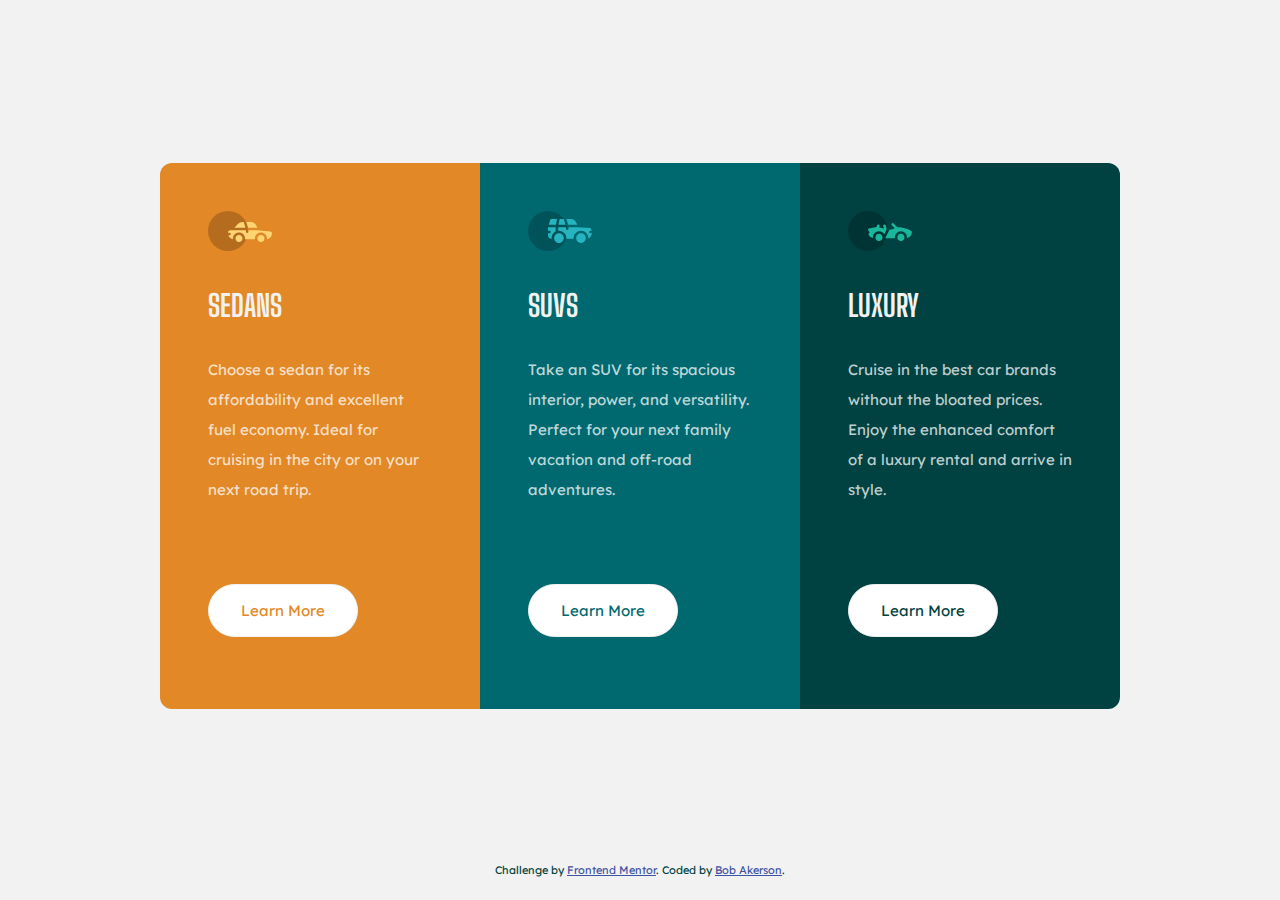
<file: 3-column-preview-card-component-main/index.html>
<!DOCTYPE html>
<html lang="en">

<head>
  <meta charset="UTF-8">
  <meta name="viewport" content="width=device-width, initial-scale=1.0"> <!-- displays site properly based on user's device -->
  <link rel="stylesheet" href="styles.css">
  <link rel="icon" type="image/png" sizes="32x32" href="./images/favicon-32x32.png">
  <link href="https://fonts.googleapis.com/css2?family=Big+Shoulders+Display:wght@700&family=Lexend+Deca&display=swap" rel="stylesheet">
  <title>Frontend Mentor | 3-column preview card component</title>

</head>

<body>

  <!-- Outside container is the flex box -->
  <div class="outsideContainer">
    <!-- categoryContainer class used for sizing/padding each section -->
    <!-- (cartype)Container used for border padding and background color -->
    <div class="categoryContainer sedansContainer">
      <!-- No alt text because images are fluff -->
      <img src="images/icon-sedans.svg" alt="" />
      <h1>Sedans</h1>
      <p>Choose a sedan for its affordability and excellent fuel economy. Ideal for cruising in the city
        or on your next road trip.</p>

      <!-- Buttons use anchor element as if leading to another piece of page. Could use button element if executing some JS or otherwise? -->
      <a href="#" class="myButton sedans">Learn More</a>
    </div>

    <div class="categoryContainer suvContainer">
      <img src="images/icon-suvs.svg" alt="" />
      <h1>SUVs</h1>
      <p>Take an SUV for its spacious interior, power, and versatility. Perfect for your next family vacation
        and off-road adventures.</p>
      <a href="#" class="myButton suvs">Learn More</a>
    </div>

    <div class="categoryContainer luxuryContainer">
      <img src="images/icon-luxury.svg" alt="" />
      <h1>Luxury</h1>
      <p>Cruise in the best car brands without the bloated prices. Enjoy the enhanced comfort of a luxury
        rental and arrive in style.</p>
      <a href="#" class="myButton luxury">Learn More</a>
    </div>
    
  </div>

</body>
<footer>
  <div class="attribution">
    Challenge by <a href="https://www.frontendmentor.io?ref=challenge" target="_blank">Frontend Mentor</a>.
    Coded by <a href="#">Bob Akerson</a>.
  </div>
</footer>

</html>
</file>
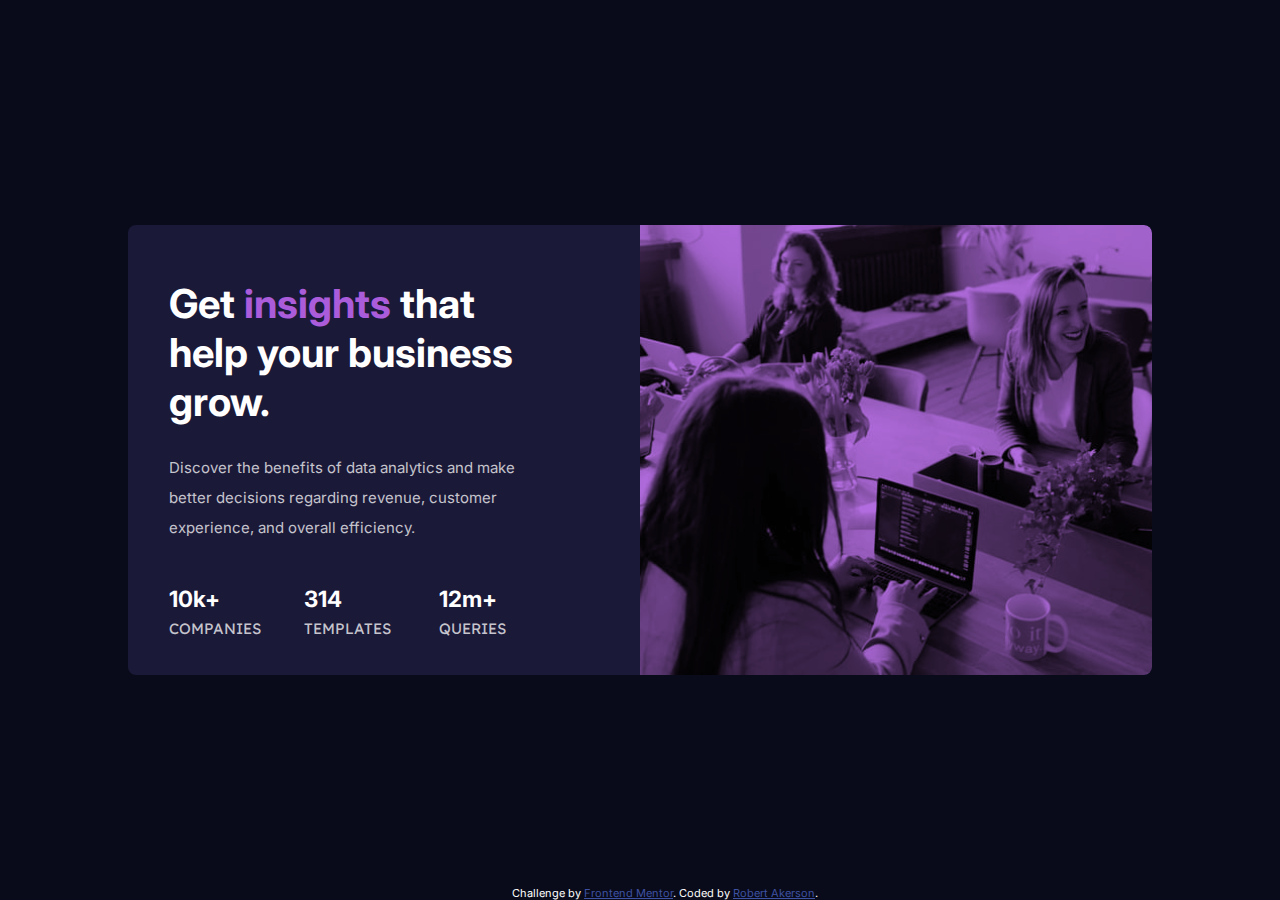
<file: stats-preview-card-component-main/index.html>
<!DOCTYPE html>
<html lang="en">

<head>
  <meta charset="UTF-8">
  <meta name="viewport" content="width=device-width, initial-scale=1.0"> <!-- displays site properly based on user's device -->
  <link rel="stylesheet" media="screen and (max-width: 376px)" href="css/smallscreen.css">
  <link rel="stylesheet" media="screen and (min-width: 375px)" href="css/styles.css">
  <link rel="icon" type="image/png" sizes="32x32" href="./images/favicon-32x32.png">
  <link href="https://fonts.googleapis.com/css2?family=Inter:wght@400;700&family=Lexend+Deca&display=swap" rel="stylesheet">


</head>

<body>

  <div class="outside-container">
    <div class="left-container">
      <div class="text-box">
        <h1 class="large-statement">Get <span class="accent">insights</span> that help your business grow.</h1>

        <p class="addtl-info">Discover the benefits of data analytics and make better decisions regarding revenue, customer
          experience, and overall efficiency.</p>
      </div>
      <div class="stats-container">
        <div class="left-stats">
          <h2 class="stats-number">10k+</h2>
          <p class="stats-word">COMPANIES</p>
        </div>
        <div class="mid-stats">
          <h2 class="stats-number">314</h2>
          <p class="stats-word">TEMPLATES</p>
        </div>
        <div class="right-stats">
          <h2 class="stats-number">12m+</h2>
          <p class="stats-word">QUERIES</p>
        </div>
      </div>

    </div>
    <div class="right-container">
    </div>

  </div>

  <div class="attribution-box">
    <div class="attribution">
      Challenge by <a href="https://www.frontendmentor.io?ref=challenge" target="_blank">Frontend Mentor</a>.
      Coded by <a href="#">Robert Akerson</a>.
    </div>
  </div>
</body>

</html>
</file>
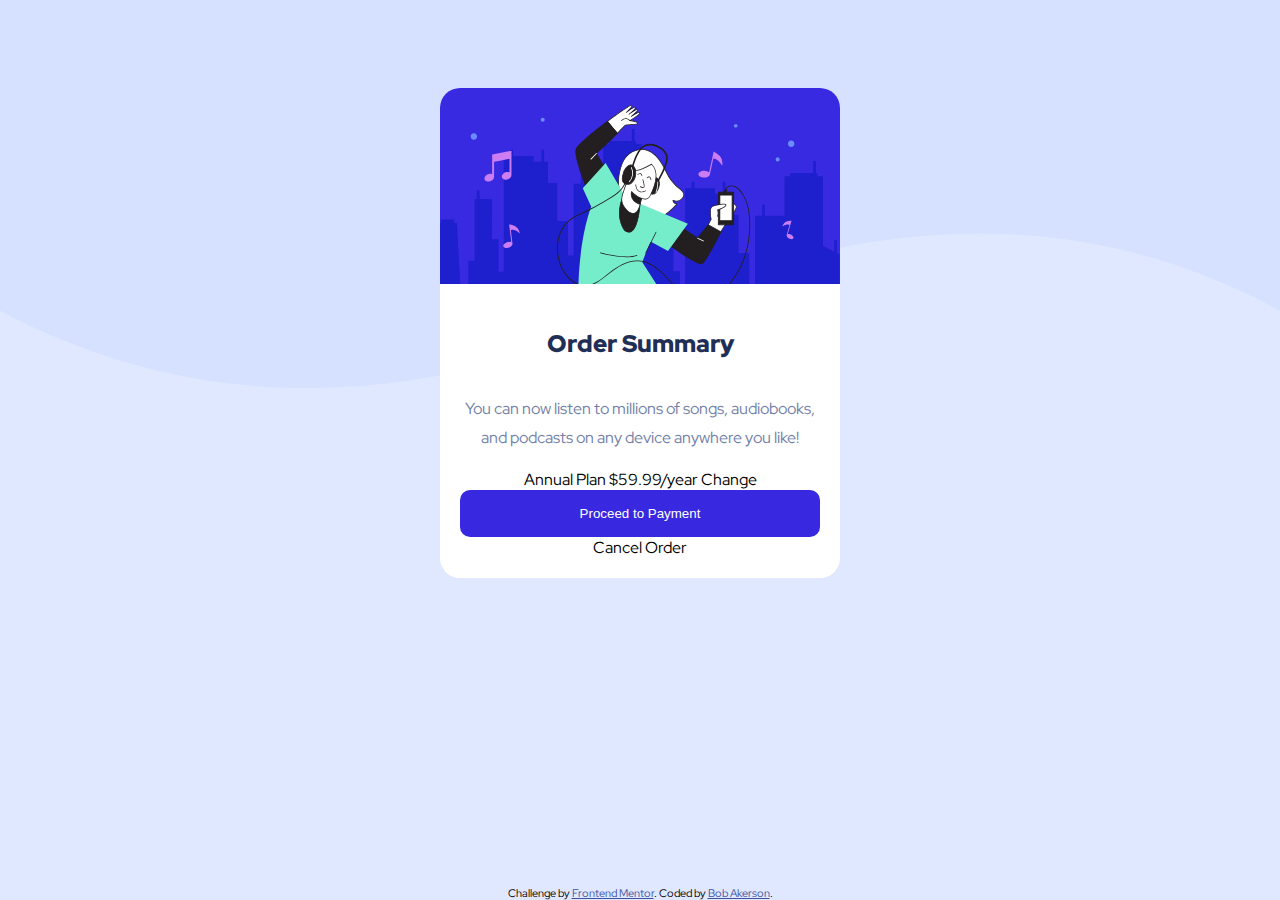
<file: order-summary-component-main/order-summary-component-main/index.html>
<!DOCTYPE html>
<html lang="en">
<head>
  <meta charset="UTF-8">
  <meta name="viewport" content="width=device-width, initial-scale=1.0"> <!-- displays site properly based on user's device -->
<link rel="preconnect" href="https://fonts.googleapis.com">
<link rel="preconnect" href="https://fonts.gstatic.com" crossorigin>
<link href="https://fonts.googleapis.com/css2?family=Red+Hat+Display:wght@500;700;900&display=swap" rel="stylesheet">
  <link rel="icon" type="image/png" sizes="32x32" href="./images/favicon-32x32.png">
  
  <title>Frontend Mentor | Order summary card</title>

  <!-- Feel free to remove these styles or customise in your own stylesheet 👍 -->
  <style>
    .attribution { font-size: 11px; text-align: center; position: absolute; bottom: 0;}
    .attribution a { color: hsl(228, 45%, 44%); }

:root{
--very-pale-blue: hsl(225, 100%, 98%);
--desaturated-blue: hsl(224, 23%, 55%);
--dark-blue: hsl(223, 47%, 23%);
--pale-blue: hsl(225, 100%, 94%);
--bright-blue: hsl(245, 75%, 52%);
--font-reg:500;
--font-bold:700;
--font-black:900;
}

body{
	font-family: 'Red Hat Display', sans-serif;
  	background-image: url('./images/pattern-background-desktop.svg');
  	background-color: hsl(225, 100%, 94%);
 	background-position: top;
 	background-repeat: no-repeat;
 	background-size: contain;
	display:flex;
	align-items:center;
	justify-content:center;
}

.container{
	width:30%;
background-color:#fff;
border-radius: 20px;
margin-top: 5rem;
min-width:400px;
}

.music_img{
width: 100%;
border-radius: 20px 20px 0 0;
}

.text_area{
display: flex;
flex-direction:column;
justify-content: space-around;
align-items:center;
padding:20px;
}

p.flex_item{
line-height:1.8;
text-align:center;
color: var(--desaturated-blue);
}

h2.flex_item{
color: var(--dark-blue);
font-weight: var(--font-black);
}

button.flex_item{
width: 100%;
padding: 1rem;
border-radius: 10px;
border: none;
color: #fff;
background-color: var(--bright-blue);
}

button.flex_item:hover{
cursor:pointer;
}

  </style>
</head>
<body>

<article class = "container">
<img class="music_img" src="./images/illustration-hero.svg" alt="drawing of person listening to music on headphones">
<div class="text_area">
  <h2 class="flex_item">Order Summary</h2>

  <p class="flex_item">You can now listen to millions of songs, audiobooks, and podcasts on any 
  device anywhere you like!</p>


  <div class="flex_item">Annual Plan
  $59.99/year
  Change</div>


  <button class="flex_item">Proceed to Payment</button>

  <div class="flex_item">Cancel Order</div>
</div>
</article>

  <div class="attribution">
    Challenge by <a href="https://www.frontendmentor.io?ref=challenge" target="_blank">Frontend Mentor</a>. 
    Coded by <a href="#">Bob Akerson</a>.
  </div>
</body>
</html>
</file>
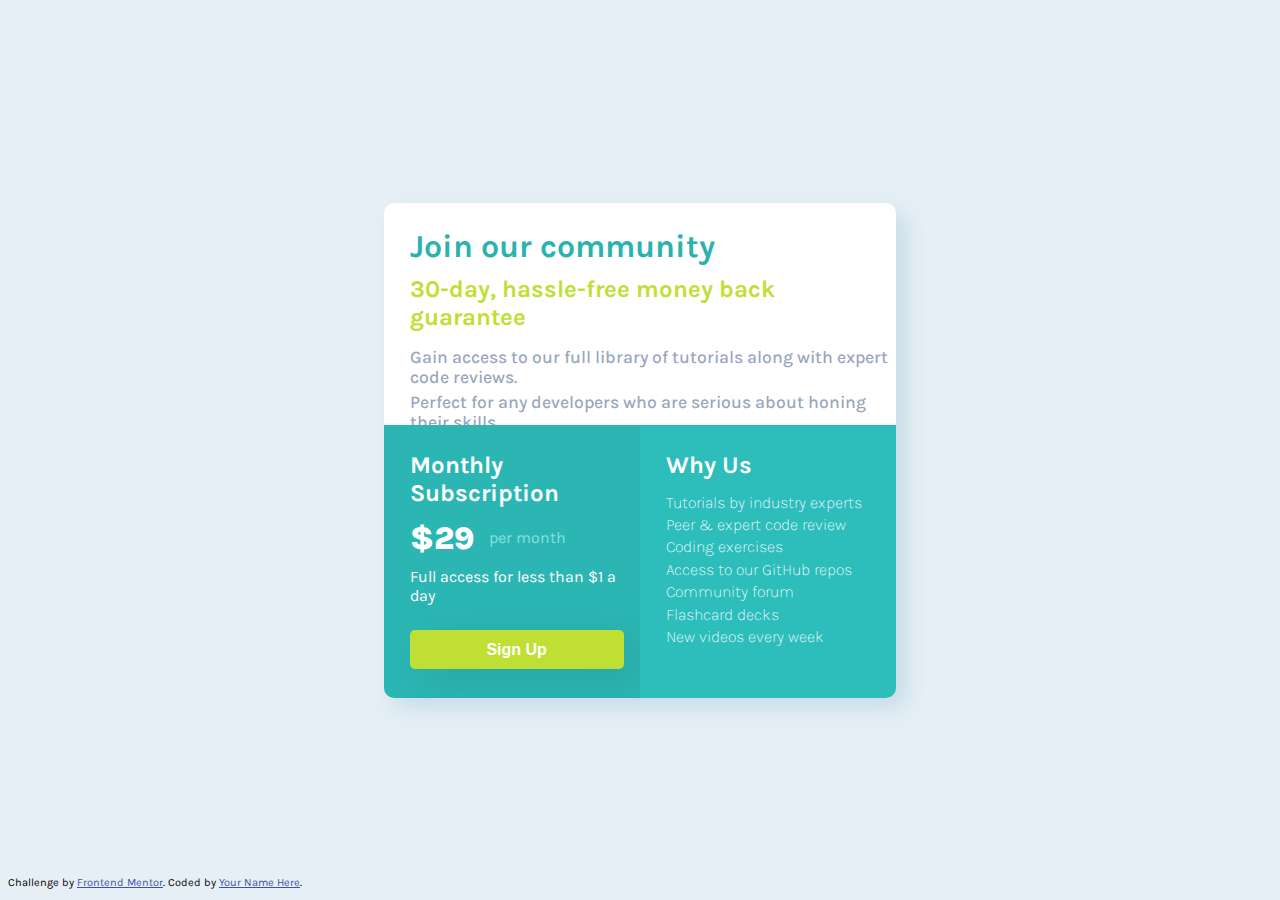
<file: single-price-grid-component-master/single-price-grid-component-master/index.html>
<!DOCTYPE html>
<html lang="en">

<head>
  <meta charset="UTF-8">
  <meta name="viewport" content="width=device-width, initial-scale=1.0"> <!-- displays site properly based on user's device -->

  <link rel="icon" type="image/png" sizes="32x32" href="./images/favicon-32x32.png">
  <link href="https://fonts.googleapis.com/css2?family=Karla:wght@300&display=swap" rel="stylesheet">
  <title>Frontend Mentor | Single Price Grid Component</title>

  <!-- Feel free to remove these styles or customise in your own stylesheet 👍 -->
  <style>
    .attribution {
      font-size: 11px;
      text-align: center;
      bottom: 0;
      position: absolute;
    }

    .attribution a {
      color: hsl(228, 45%, 44%);
    }

    body {
      background-color: hsl(204, 43%, 93%);
      font-family: 'Karla', sans-serif;
    }

    .outside-cont {
      box-shadow: 10px 10px 20px hsl(204, 43%, 85%);
      border-radius: 10px;
      position: absolute;
      top: 22.5%;
      left: 30%;
      height: 55%;
      width: 40%;
      text-align: center;
    }

    .top-half {
      border-radius: 10px 10px 0 0;
      position: absolute;
      top: 0;
      left: 0;
      width: 100%;
      height: 45%;
      background-color: white;

      overflow: hidden;
    }

    .btm-left {
      background-color: hsl(179, 62%, 44%);
      border-radius: 0 0 0 10px;
      position: absolute;
      bottom: 0;
      height: 55%;
      width: 50%;
      left: 0;
      overflow: hidden;
    }

    .btm-right {
      background-color: hsl(179, 62%, 46%);
      border-radius: 0 0 10px 0;
      position: absolute;
      bottom: 0;
      height: 55%;
      width: 50%;
      right: 0;
      overflow: hidden;
    }

    .lg-blue {
      color: hsl(179, 62%, 43%);
      font-weight: 700;
      font-size: 2rem;
      text-align: left;
      margin: 5% 0 0 5%;
    }

    .med-yellow {
      color: hsl(71, 73%, 54%);
      font-weight: 700;
      font-size: 1.5rem;
      text-align: left;
      margin: 2% 0 3% 5%;
    }

    .extra-txt-top {
      color: hsl(218, 22%, 67%);
      font-weight: 500;
      font-size: 1.1rem;
      text-align: left;
      margin: 1% 0 0 5%;
    }

    .btm-headline {
      color: white;
      font-weight: 700;
      font-size: 1.5rem;
      text-align: left;
      margin: 10% 0 5% 10%;
    }

    .btm-xtra-wht {
      color: white;
      font-weight: 100;
      font-size: 1rem;
      text-align: left;
      margin: 0 0 0 10%;
      line-height: 1.4;
    }

    .per-month {
      color: hsl(179, 62%, 70%);
      bottom: 6px;
      left: 5px;
      position: relative;
    }

    .big-dollar {
      color: white;
      font-weight: 1000;
      font-size: 2rem;
    }

    .align-left {
      text-align: left;
      margin: 0 0 0 10%;
    }

    .full-access {
      color: white;
      text-align: left;
      margin: 4% 0 0 10%;

    }

    .myButton {
      box-shadow: 16px 12px 43px 0px hsl(179, 62%, 40%);
      background-color: hsl(71, 73%, 54%);
      display: inline-block;
      border-radius: 5px;
      cursor: pointer;
      color: #ffffff;
      font-family: Arial;
      font-size: 16px;
      font-weight: bold;
      padding: 4% 30%;
      text-decoration: none;
    }

    .myButton:hover {
      background-color: hsl(71, 73%, 44%);
    }

    .myButton:active {
      position: relative;
      top: 1px;
    }

    .button-pos {
      width: 100%;
      text-align: justify;
      position: absolute;
      margin: 10% 0 0 10%;
    }
  </style>
</head>

<body>
  <div class="outside-cont">
    <div class="top-half">
      <div class="lg-blue">Join our community</div>

      <div class="med-yellow">30-day, hassle-free money back guarantee</div>

      <div class="extra-txt-top">Gain access to our full library of tutorials along with expert code reviews. </div>
      <div class="extra-txt-top">Perfect for any developers who are serious about honing their skills.</div>
    </div>
    <div class="btm-left">
      <div class="btm-headline">Monthly Subscription</div>

      <div class="align-left"><span class="big-dollar">&dollar;29 </span><span class="per-month">per month</span></div>

      <div class="full-access">Full access for less than &dollar;1 a day</div>

      <div class="button-pos"><a href="#" class="myButton">Sign Up</a></div>
    </div>
    <div class="btm-right">
      <div class="btm-headline">Why Us</div>

      <div class="btm-xtra-wht">Tutorials by industry experts</div>
      <div class="btm-xtra-wht">Peer &amp; expert code review</div>
      <div class="btm-xtra-wht">Coding exercises</div>
      <div class="btm-xtra-wht">Access to our GitHub repos</div>
      <div class="btm-xtra-wht">Community forum</div>
      <div class="btm-xtra-wht">Flashcard decks</div>
      <div class="btm-xtra-wht">New videos every week</div>
    </div>
  </div>
  <footer>
    <p class="attribution">
      Challenge by <a href="https://www.frontendmentor.io?ref=challenge" target="_blank">Frontend Mentor</a>.
      Coded by <a href="#">Your Name Here</a>.
    </p>
  </footer>
</body>

</html>
</file>
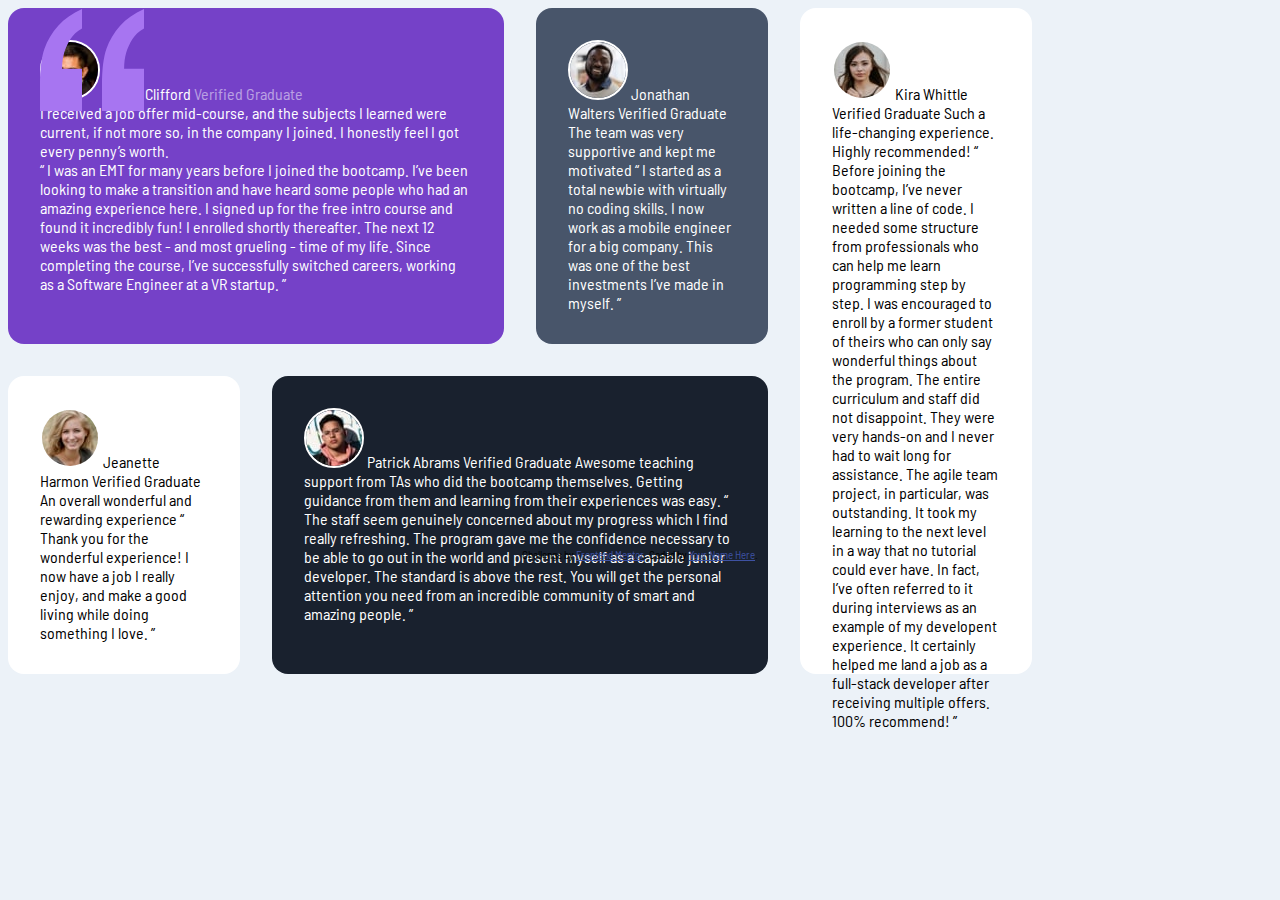
<file: testimonials-grid-section-main/testimonials-grid-section-main/index.html>
<!DOCTYPE html>
<html lang="en">
<head>
  <meta charset="UTF-8">
  <meta name="viewport" content="width=device-width, initial-scale=1.0"> <!-- displays site properly based on user's device -->
<link href="https://fonts.googleapis.com/css2?family=Barlow+Semi+Condensed:wght@500;600&display=swap" rel="stylesheet">
  <link rel="icon" type="image/png" sizes="32x32" href="./images/favicon-32x32.png">

  <title>Frontend Mentor | [Challenge Name Here]</title>

  <!-- Feel free to remove these styles or customise in your own stylesheet 👍 -->
  <style>
    .attribution { font-size: 11px; text-align: center; }
    .attribution a { color: hsl(228, 45%, 44%); }

:root{
--violet-back: hsl(263, 55%, 52%);
--gray-blue: hsl(217, 19%, 35%);
--black-blue: hsl(219, 29%, 14%);
--light-gray: hsl(0, 0%, 81%);
--light-gray-blue: hsl(210, 46%, 95%);
}


body{
font-family: 'Barlow Semi Condensed', sans-serif;
background-color: var(--light-gray-blue);

}

.box{
height:60vh;
width:80vw;
display:grid;
grid-template-rows: 1fr 1fr;
grid-template-columns: repeat(4, 1fr);
grid-gap:2rem;
}

.rounded-edge{
border-radius: 1rem;
padding:2rem;
}

.grid-daniel{
grid-column: 1/3;
background-color: var(--violet-back);
color:white;
}

.grid-jonathan{
background-color: var(--gray-blue);
color:white;
}

.grid-kira{
background-color:white;
grid-column:4;
grid-row: 1 / 3;
}

.grid-patrick{
grid-column: 2 / 4;
background-color: var(--black-blue);
color:white;
}

.grid-jeanette{
background-color:white;
}

.img-headshot{
border-radius:50%;
border: solid 2px white;
}

.img-quote{
position:absolute;
top:1%;
}

.verified-grad{
opacity:0.5;
display:inline-block;
}

.name{
display:inline-block;
}

 </style>
</head>
<body>

<div class = "box">

<div class = "grid-daniel rounded-edge">
<img class= "img-headshot" src="images/image-daniel.jpg"></img>
  <div class="name">Daniel Clifford</div>
  <div class="verified-grad">Verified Graduate</div>

  <div class="">I received a job offer mid-course, and the subjects I learned were current, if not more so,
  in the company I joined. I honestly feel I got every penny’s worth.</div>

  <div class="">“ I was an EMT for many years before I joined the bootcamp. I’ve been looking to make a
  transition and have heard some people who had an amazing experience here. I signed up
  for the free intro course and found it incredibly fun! I enrolled shortly thereafter.
  The next 12 weeks was the best - and most grueling - time of my life. Since completing
  the course, I’ve successfully switched careers, working as a Software Engineer at a VR startup. ”</div>

<img class= "img-quote" src="images/bg-pattern-quotation.svg"></img>
</div>
<div class= "grid-jonathan rounded-edge">
<img class= "img-headshot" src= "images/image-jonathan.jpg"></img>
  Jonathan Walters
  Verified Graduate

  The team was very supportive and kept me motivated

  “ I started as a total newbie with virtually no coding skills. I now work as a mobile engineer
  for a big company. This was one of the best investments I’ve made in myself. ”
</div>

<div class="grid-jeanette rounded-edge">
<img class= "img-headshot" src= "images/image-jeanette.jpg"></img>
  Jeanette Harmon
  Verified Graduate

  An overall wonderful and rewarding experience

  “ Thank you for the wonderful experience! I now have a job I really enjoy, and make a good living
  while doing something I love. ”
</div>
<div class="grid-patrick rounded-edge">

<img class= "img-headshot" src= "images/image-patrick.jpg"></img>
  Patrick Abrams
  Verified Graduate

  Awesome teaching support from TAs who did the bootcamp themselves. Getting guidance from them and
  learning from their experiences was easy.

  “ The staff seem genuinely concerned about my progress which I find really refreshing. The program
  gave me the confidence necessary to be able to go out in the world and present myself as a capable
  junior developer. The standard is above the rest. You will get the personal attention you need from
  an incredible community of smart and amazing people. ”
</div>

<div class="grid-kira rounded-edge">

<img class= "img-headshot" src= "images/image-kira.jpg"></img>
  Kira Whittle
  Verified Graduate

  Such a life-changing experience. Highly recommended!

  “ Before joining the bootcamp, I’ve never written a line of code. I needed some structure from
  professionals who can help me learn programming step by step. I was encouraged to enroll by a former
  student of theirs who can only say wonderful things about the program. The entire curriculum and staff
  did not disappoint. They were very hands-on and I never had to wait long for assistance. The agile team
  project, in particular, was outstanding. It took my learning to the next level in a way that no tutorial
  could ever have. In fact, I’ve often referred to it during interviews as an example of my developent
  experience. It certainly helped me land a job as a full-stack developer after receiving multiple offers.
  100% recommend! ”
</div>

  </div>
  <div class="attribution">
    Challenge by <a href="https://www.frontendmentor.io?ref=challenge" target="_blank">Frontend Mentor</a>.
    Coded by <a href="#">Your Name Here</a>.
  </div>
</body>
</html>
</file>
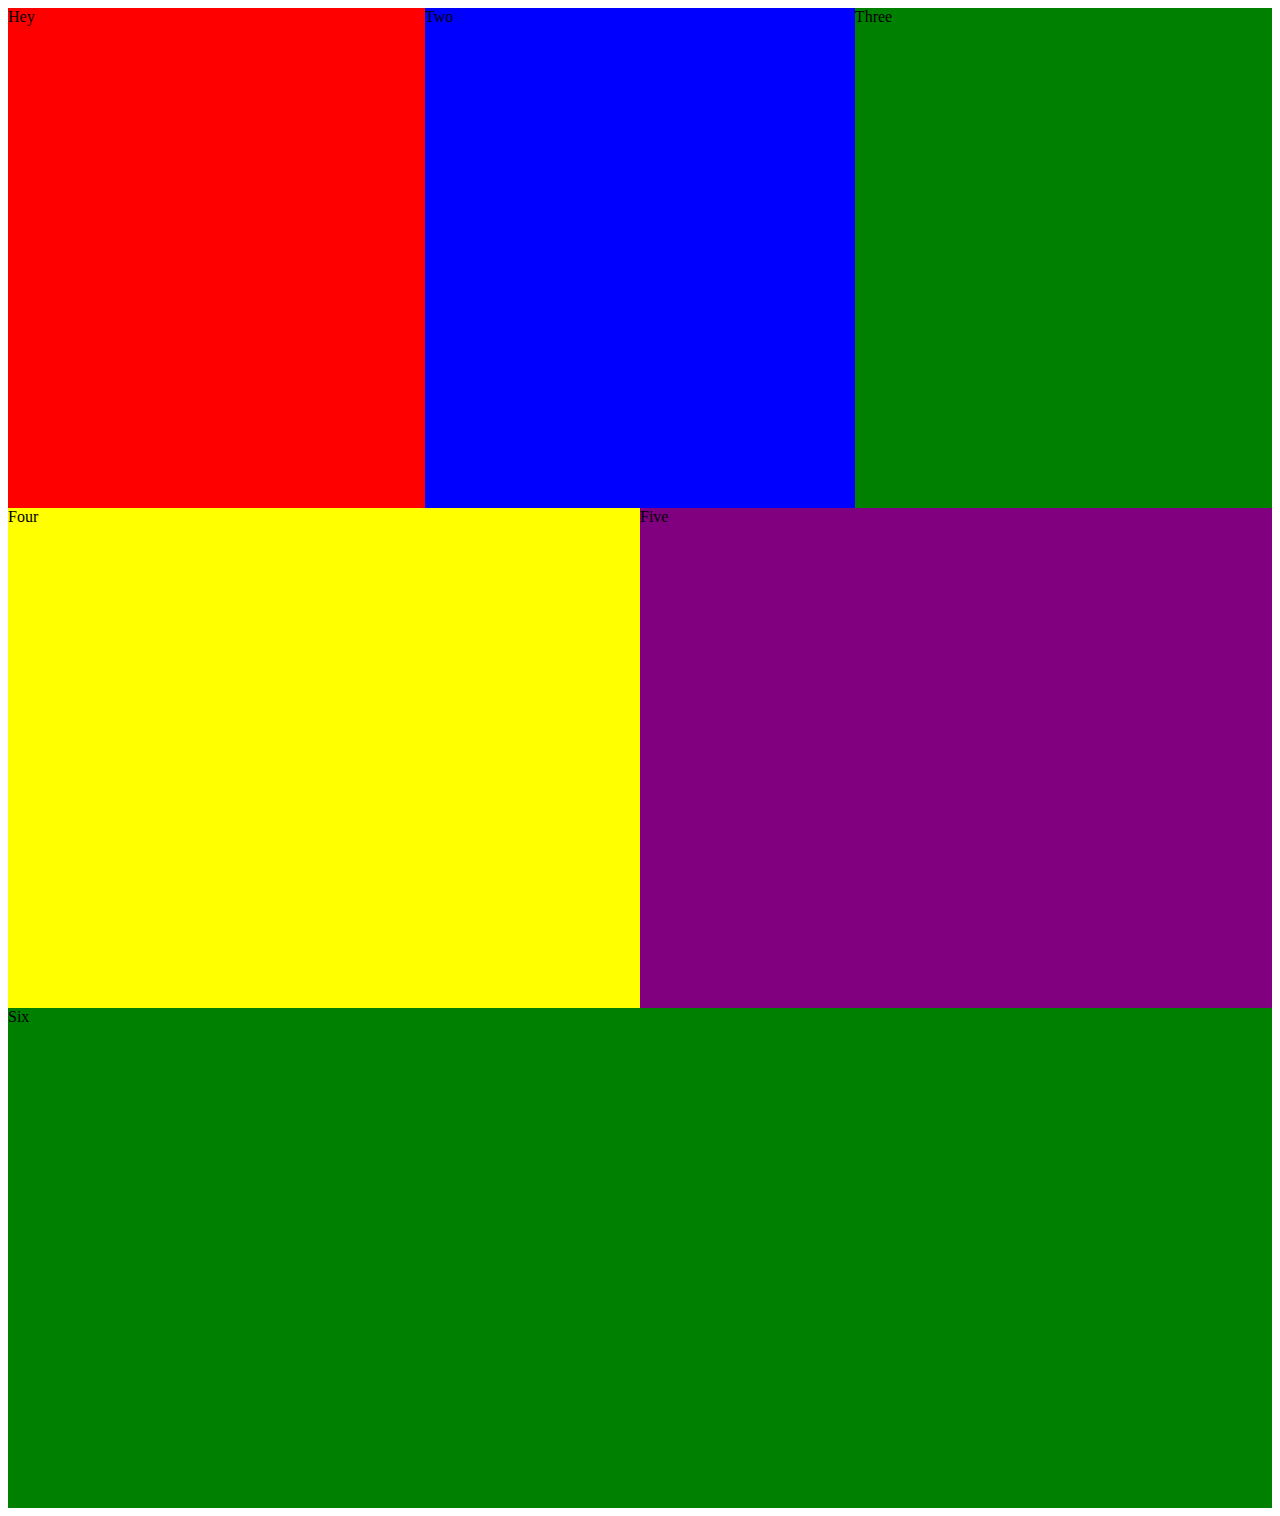
<file: learning-grid/flex.html>
<!DOCTYPE html>
<html lang="en">
<head>
  <meta charset="UTF-8">
  <meta name="viewport" content="width=device-width, initial-scale=1.0">
  <title>Flex BAUX</title>

  <style>
.box{
height:500px;
width:100%;
display:flex;
}
.flex1{
background-color:red;
width:33%;
}
.flex2{
background-color:blue;
width:34%;
}
.flex3{
background-color:green;
width:33%;
}
.flex4{
background-color:yellow;
width:50%;
}
.flex5{
background-color:purple;
width:50%;
}
.flex6{
background-color:green;
width:100%;
}
  </style>
</head>
<body>

<div class= "box">
<div class="flex1">
Hey
</div>
<div class="flex2">
Two
</div>
<div class="flex3">
Three
</div>
</div>
<div class = "box">
<div class="flex4">
Four
</div>
<div class="flex5">
Five
</div>
</div>
<div class ="box">
<div class="flex6">
Six
</div>
</div>


</body>
</html>
</file>
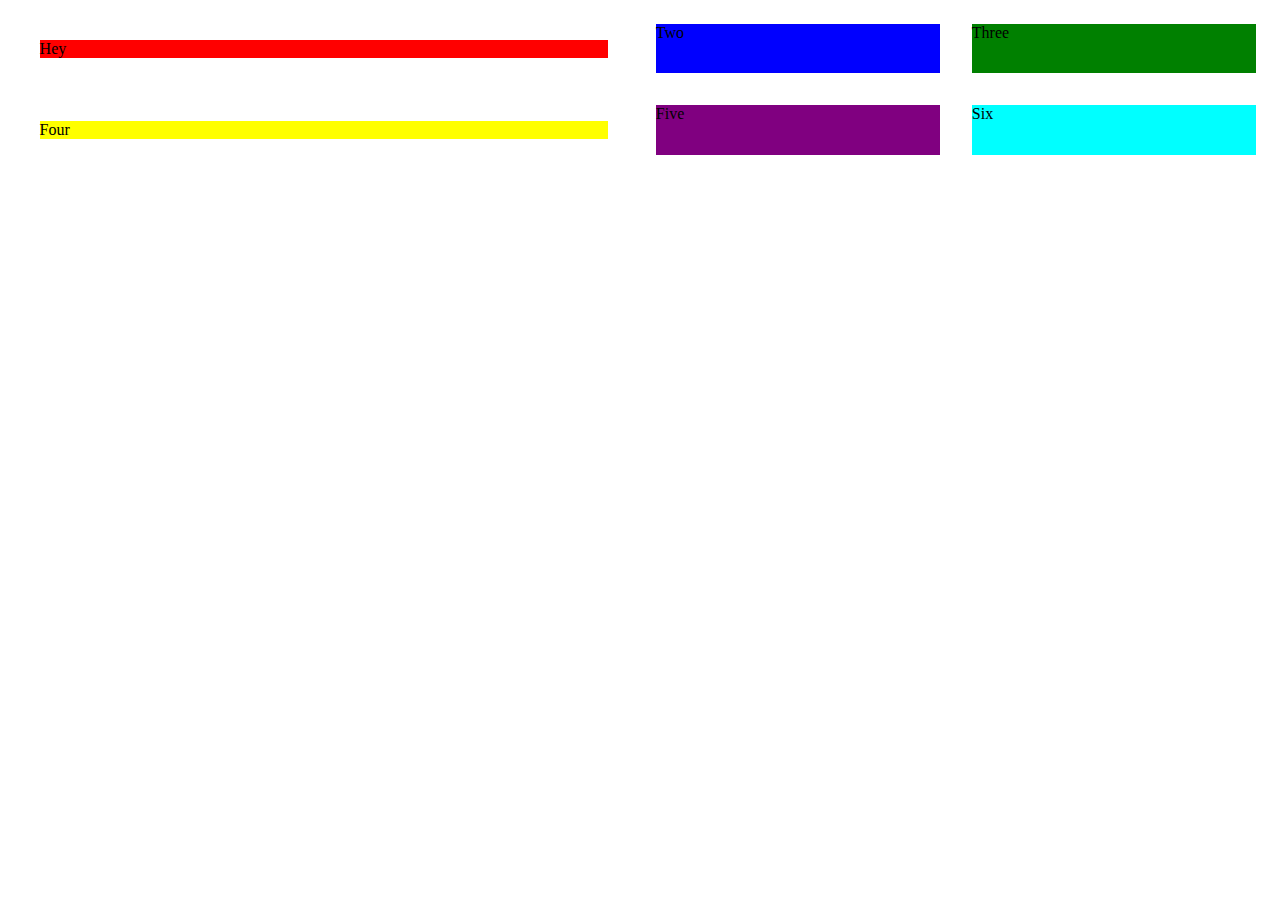
<file: learning-grid/GRID.html>
<!DOCTYPE html>
<html lang="en">
<head>
  <meta charset="UTF-8">
  <meta name="viewport" content="width=device-width, initial-scale=1.0">
  <title>CSS GRID</title>

  <style>
.box{
height:100px;
width:100%;
display:grid;
grid-template-columns: 2fr 1fr 1fr;
}
.flex1{
background-color:red;
}
.flex2{
background-color:blue;
}
.flex3{
background-color:green;
}
.flex4{
background-color:yellow;
}
.flex5{
background-color:purple;
}
.flex6{
background-color:cyan;
}

.six-feet-please{
margin:5%;
}

  </style>
</head>
<body>

<div class= "box">
<div class="flex1 six-feet-please">
Hey
</div>
<div class="flex2 six-feet-please">
Two
</div>
<div class="flex3 six-feet-please">
Three
</div>

<div class="flex4 six-feet-please">
Four
</div>
<div class="flex5 six-feet-please">
Five
</div>
<div class="flex6 six-feet-please">
Six
</div>
</div>


</body>
</html>
</file>
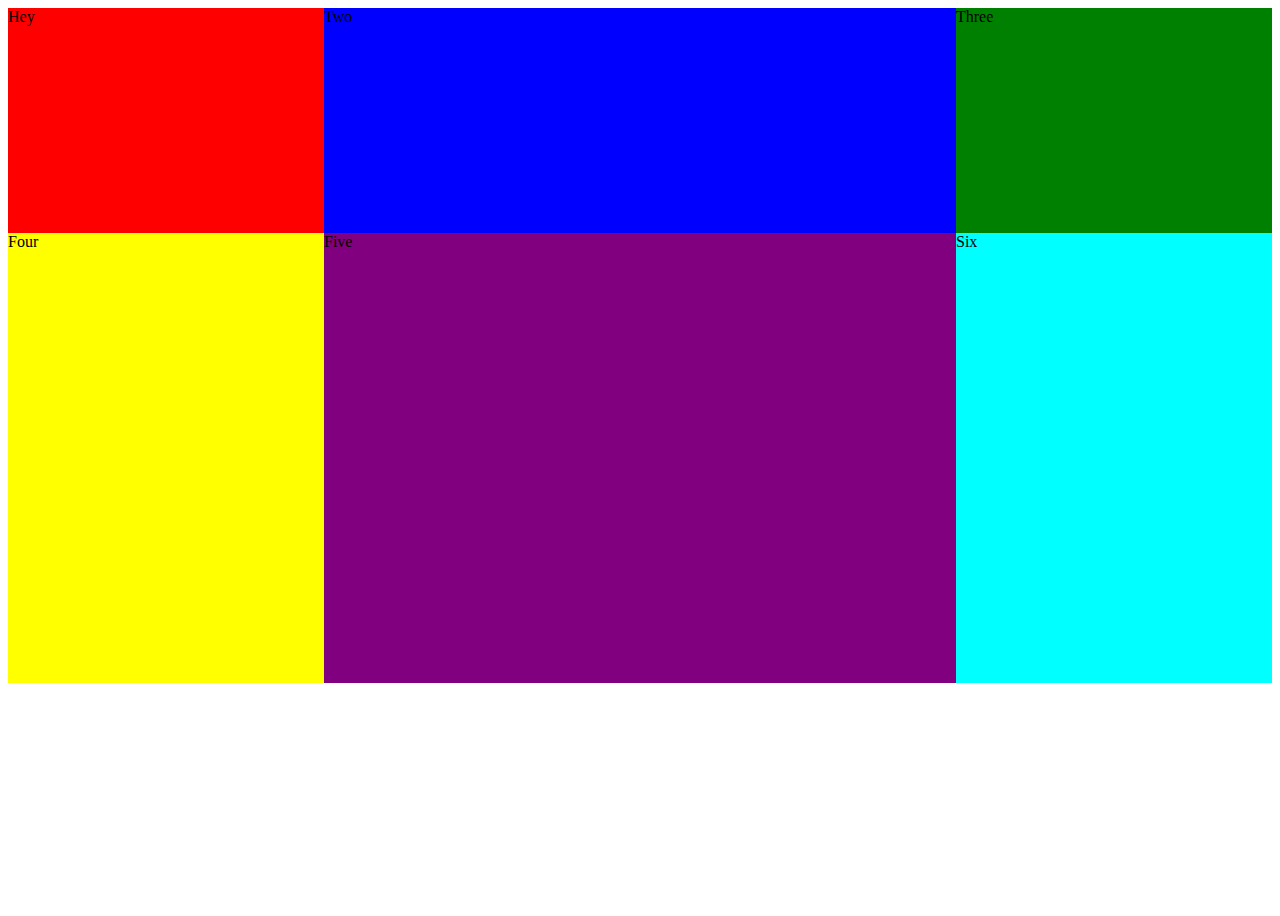
<file: learning-grid/GRID2.html>
<!DOCTYPE html>
<html lang="en">
<head>
  <meta charset="UTF-8">
  <meta name="viewport" content="width=device-width, initial-scale=1.0">
  <title>CSS GRID</title>

  <style>
.box{
height:100vh;
width:100%;
display:grid;
grid-template-columns: 1fr 2fr 1fr;
grid-template-rows:1fr 2fr 1fr;
}
.flex1{
background-color:red;
}
.flex2{
background-color:blue;
}
.flex3{
background-color:green;
}
.flex4{
background-color:yellow;
}
.flex5{
background-color:purple;
}
.flex6{
background-color:cyan;
}

.six-feet-please{
margin:0;
}

  </style>
</head>
<body>

<div class= "box">
<div class="flex1 six-feet-please">
Hey
</div>
<div class="flex2 six-feet-please">
Two
</div>
<div class="flex3 six-feet-please">
Three
</div>

<div class="flex4 six-feet-please">
Four
</div>
<div class="flex5 six-feet-please">
Five
</div>
<div class="flex6 six-feet-please">
Six
</div>
</div>


</body>
</html>
</file>
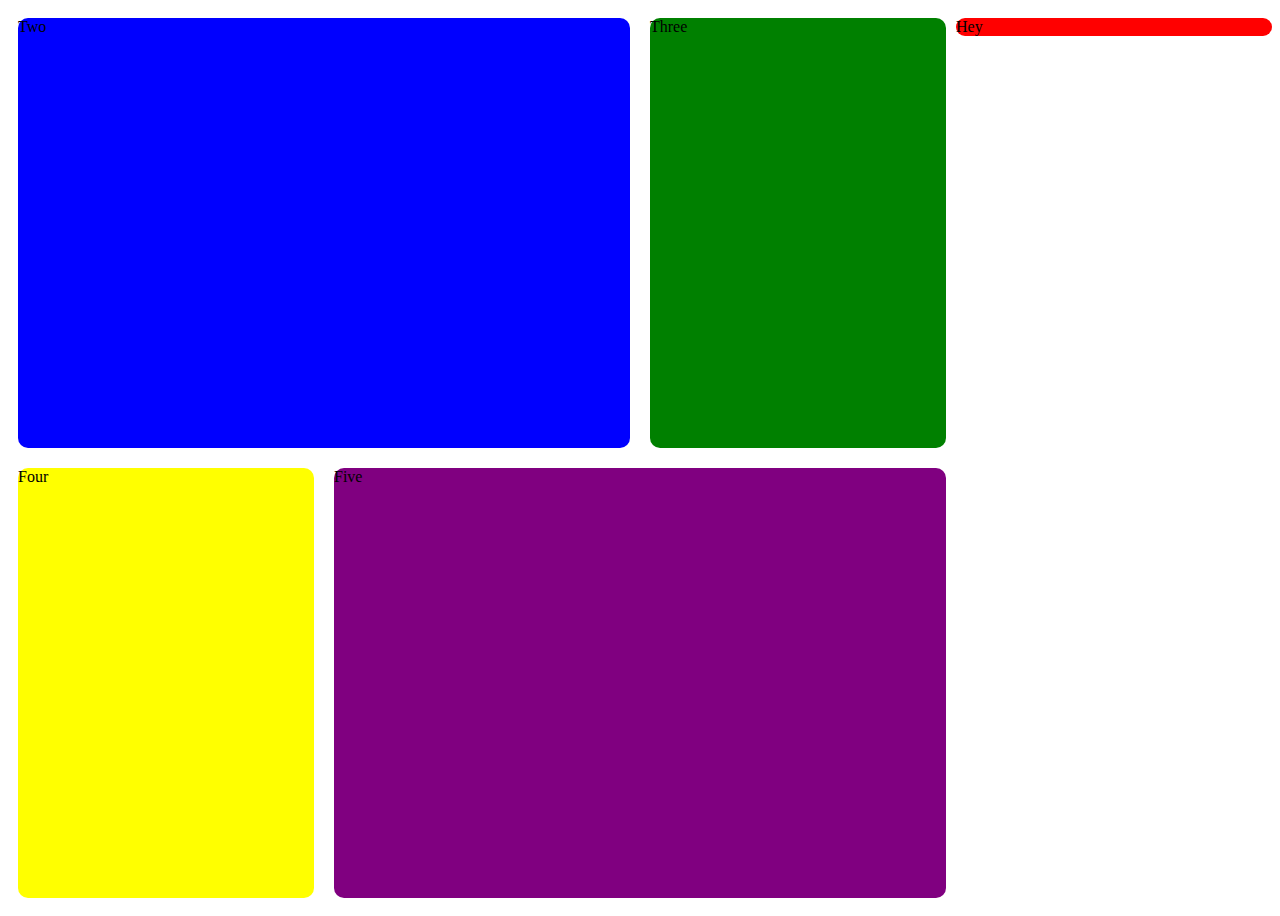
<file: learning-grid/GRID3.html>
<!DOCTYPE html>
<html lang="en">
<head>
  <meta charset="UTF-8">
  <meta name="viewport" content="width=device-width, initial-scale=1.0">
  <title>CSS GRID</title>

  <style>

.outside-grid{
display:grid;
height:100vh;
grid-template-columns: 3fr 1fr;
}

.inside-grid-left{
display:grid;
grid-template-rows: 1fr 1fr;
}

.inside-grid-left-top{
display:grid;
grid-template-columns: 2fr 1fr;
}
.inside-grid-left-bottom{
display:grid;
grid-template-columns: 1fr 2fr;
}

.inside-grid-right{
}

.flex1{
background-color:red;
height:auto;
border-radius:10px;
margin-top:10px;
margin-bottom:20px;
}
.flex2{
background-color:blue;
}
.flex3{
background-color:green;
}
.flex4{
background-color:yellow;
}
.flex5{
background-color:purple;
}
.flex6{
background-color:cyan;
}

.six-feet-please{
margin:10px;
border-radius: 10px;
}

  </style>
</head>
<body>

<div class = "outside-grid">
<div class = "inside-grid-left">
<div class = "inside-grid-left-top">
<div class="flex2 six-feet-please">
Two
</div>
<div class="flex3 six-feet-please">
Three
</div>
</div>

<div class = "inside-grid-left-bottom">
<div class="flex4 six-feet-please">
Four
</div>
<div class="flex5 six-feet-please">
Five
</div>
</div>
</div>
<div class = "inside-grid-right">
<div class="flex1">
Hey
</div>
</div>
</div>


<!--

<div class= "box">
<div class="flex1 six-feet-please">
Hey
</div>
<div class="flex2 six-feet-please">
Two
</div>
<div class="flex3 six-feet-please">
Three
</div>

<div class="flex4 six-feet-please">
Four
</div>
<div class="flex5 six-feet-please">
Five
</div>
<div class="flex6 six-feet-please">
Six
</div>
</div>
-->

</body>
</html>
</file>
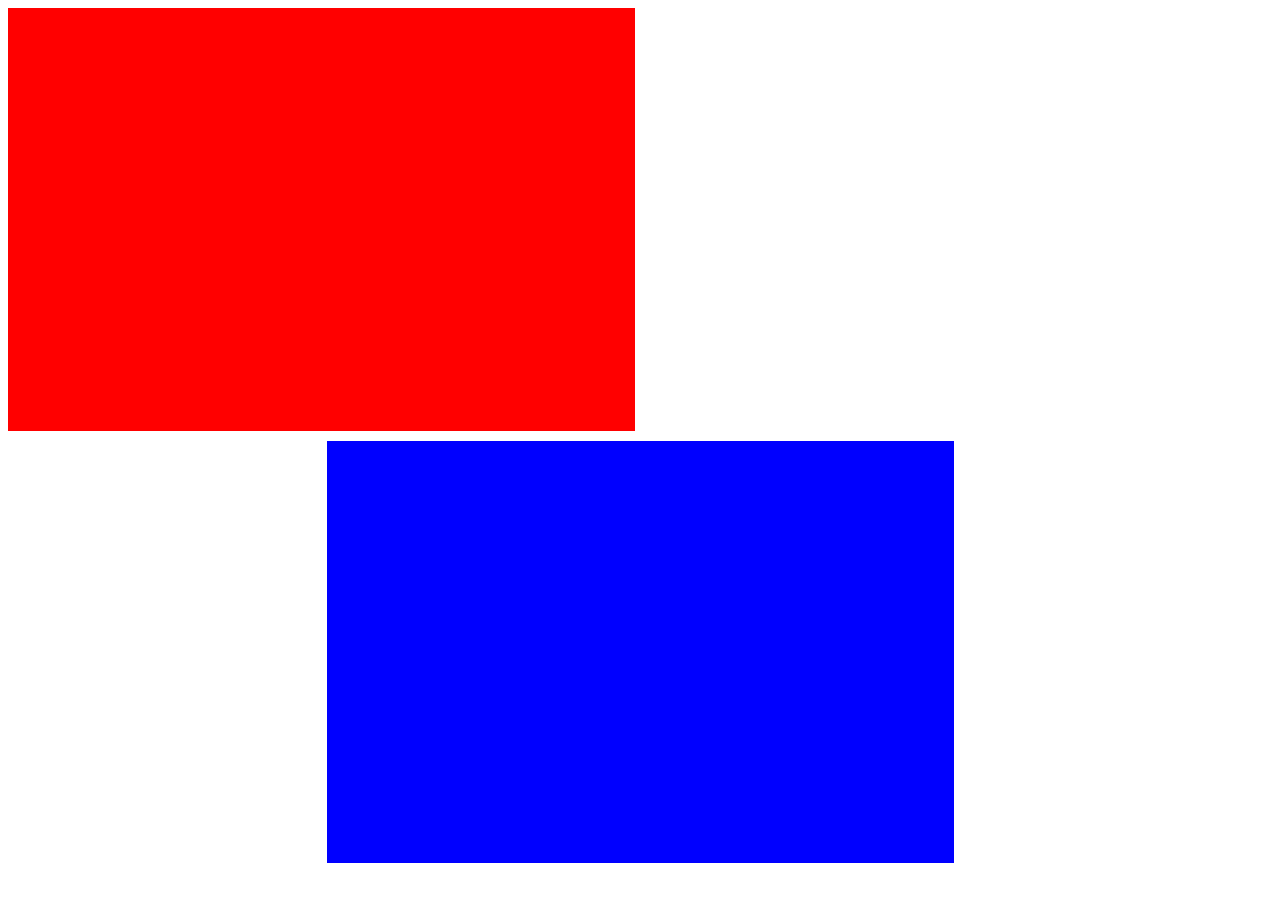
<file: learning-grid/GRID4.html>
<!DOCTYPE html>
<html lang="en">
<head>
  <meta charset="UTF-8">
  <meta name="viewport" content="width=device-width, initial-scale=1.0">
  <title>CSS GRID</title>

  <style>

.box{
height:95vh;
display:grid;
grid-template-rows: 1fr 1fr;
grid-template-columns: 1fr 1fr 1fr 1fr;
grid-gap:10px;
}

.flex1{
background-color:red;
grid-column: 1 / 3;
}
.flex2{
background-color:blue;
grid-column: 2 / 4;
grid-row: 2;
}


  </style>
</head>
<body>

<div class = "box">
<div class="flex1">
</div>
<div class="flex2">
</div>
</div>



</body>
</html>
</file>
<file: 3-column-preview-card-component-main/styles.css>
body {
  font-size: 15px;
  font-family: 'Lexend Deca', sans-serif;
  background-color: hsl(0, 0%, 95%);
  color: hsl(0, 0%, 95%);
  /* overflow:hidden; */
}

h1 {
  font-family: 'Big Shoulders Display', cursive;
  font-weight: 700;
  margin: 2rem 0 2rem 0;
  text-transform:uppercase;
}

p {
  color: hsla(0, 0%, 100%, 0.75);
  line-height: 2;
}

.outsideContainer {
  display: flex;
  height: 95vh;
  /* max-width:800px; */
  align-items: center;
  justify-content: center;
}

.categoryContainer {
  width: 14rem;
  padding: 3rem;
}

.sedansContainer {
  background-color: hsl(31, 77%, 52%);
  border-radius: 0.75rem 0 0 0.75rem;
}

.suvContainer {
  background-color: hsl(184, 100%, 22%);
}

.luxuryContainer {
  background-color: hsl(179, 100%, 13%);
  border-radius: 0 0.75rem 0.75rem 0;
}

/* Button Section */
.myButton {
  background-color: #fff;
  border-radius: 2rem;
  margin: 4rem 0 1.5rem 0;
  padding: 1rem 2rem;
  text-decoration: none;
  border: 1px solid hsl(0, 0%, 95%);
  display: inline-block;
}

.myButton.sedans {
  color: hsl(31, 77%, 52%);
}

.myButton.suvs {
  color: hsl(184, 100%, 22%);
}

.myButton.luxury {
  color: hsl(179, 100%, 13%);
}

.myButton:hover {
  background-color: transparent;
  cursor: pointer;
  color: #FFF;
}

.myButton:active {
  position: relative;
  top: 1px;
}

/* Attribution styles */
.attribution {
  font-size: 11px;
  text-align: center;
  color: hsl(179, 100%, 13%);
}

.attribution a {
  color: hsl(228, 45%, 44%);
}

/* Mobile Responsiveness */
@media only screen and (max-width: 700px) {
  .outsideContainer {
    flex-direction: column;
    height: 100%;
  }

  .luxuryContainer {
    border-radius: 0 0 0.75rem 0.75rem;
  }

  .sedansContainer {
    border-radius: 0.75rem 0.75rem 0 0;
  }

  .myButton {
    margin: 1.5rem 0 1rem 0;
  }
}
</file>
<file: stats-preview-card-component-main/css/smallscreen.css>
.attribution {
  font-size: 11px;
}

.attribution a {
  color: hsl(228, 45%, 44%);
}

.attribution-box {
  text-align: center;
  position: absolute;
  bottom: 0;
  left: 5%;
}

body {
  background-color: hsl(233, 47%, 7%);
  color: hsl(0, 0%, 100%);
  text-align: left;
  font-size: 15px;
  font-family: 'Inter', sans-serif;
}

.outside-container {
  position: absolute;
  width: 80%;
  left: 10%;
  top: 30px;
  border-radius: 8px;
  background: hsl(244, 38%, 16%);
  overflow: hidden;
  height: 750px;
}

.left-container {
  position: absolute;
  width: 100%;
  left: 0;
  height: 75%;
  top: 25%;
  text-align: center;
}

.right-container {
  position: absolute;
  width: 100%;
  left: 0;
  height: 25%;
  top: 0;
  background-color: hsla(277, 64%, 61%, 0.9);
  z-index: 1;
  background-image: url('../images/image-header-desktop.jpg');
  background-blend-mode: multiply;
  background-size: cover;
  border-radius: 0 8px 8px 0;
}

.text-box {
  position: absolute;
  height: 45%;
  top: 6%;
  left: 10%;
  margin-right: 20%;
  overflow: hidden;
}

.large-statement {
  font-size: 1.5rem;
  font-weight: 700;
}

.addtl-info {
  color: hsla(0, 0%, 100%, 0.75);
  line-height: 1.3;
}

.accent {
  color: hsl(277, 64%, 61%);
}

.left-stats {
  position: absolute;
  height: 33%;
  width: 100%;
  top: 0%;
}

.mid-stats {
  position: absolute;
  height: 33%;
  width: 100%;
  top: 33%;
}

.right-stats {
  position: absolute;
  height: 33%;
  width: 100%;
  top: 66%;
}

.stats-container {
  position: absolute;
  bottom: 5%;
  left: 8%;
  width: 80%;
  z-index: 1;
  height: 40%;
}

.stats-word {
  color: hsla(0, 0%, 100%, 0.75);
  margin: 0;
  font-family: 'Lexend Deca', sans-serif;
}

.stats-number {
  margin: 0;
  padding-bottom: 5%;
}
</file>
<file: stats-preview-card-component-main/css/styles.css>
.attribution {
  font-size: 11px;
}

.attribution a {
  color: hsl(228, 45%, 44%);
}

.attribution-box {
  text-align: center;
  position: absolute;
  bottom: 0;
  left: 40%;
}

body {
  background-color: hsl(233, 47%, 7%);
  color: hsl(0, 0%, 100%);
  text-align: left;
  font-size: 15px;
  font-family: 'Inter', sans-serif;
}

.outside-container {
  position: absolute;
  width: 80%;
  height: 50%;
  left: 10%;
  top: 25%;
  border-radius: 8px;
  background: hsl(244, 38%, 16%);
  overflow: hidden;
}

.left-container {
  position: absolute;
  width: 50%;
  left: 0;
  height: 100%;
  top: 0;
}

.right-container {
  position: absolute;
  width: 50%;
  left: 50%;
  height: 100%;
  top: 0;
  background-color: hsla(277, 64%, 61%, 0.9);
  z-index: 1;
  background-image: url('../images/image-header-desktop.jpg');
  background-blend-mode: multiply;
  background-size: cover;
  border-radius: 0 8px 8px 0;
}

.text-box {
  position: absolute;
  height: 74%;
  top: 6%;
  left: 8%;
  margin-right: 20%;
  overflow: hidden;
}

.large-statement {
  font-size: 2.5rem;
  font-weight: 700;
}

.addtl-info {
  color: hsla(0, 0%, 100%, 0.75);
  line-height: 2;
}

.accent {
  color: hsl(277, 64%, 61%);
}

.left-stats {
  position: absolute;
  height: 100%;
  width: 33%;
  left: 0%;
}

.mid-stats {
  position: absolute;
  height: 100%;
  width: 33%;
  left: 33%;
}

.right-stats {
  position: absolute;
  height: 100%;
  width: 33%;
  left: 66%;
}

.stats-container {
  position: absolute;
  bottom: 15%;
  left: 8%;
  width: 80%;
  z-index: 1;
  height: 5%;
}

.stats-word {
  color: hsla(0, 0%, 100%, 0.75);
  margin: 0;
  font-family: 'Lexend Deca', sans-serif;
}

.stats-number {
  margin: 0;
  padding-bottom: 5%;
}
</file>
